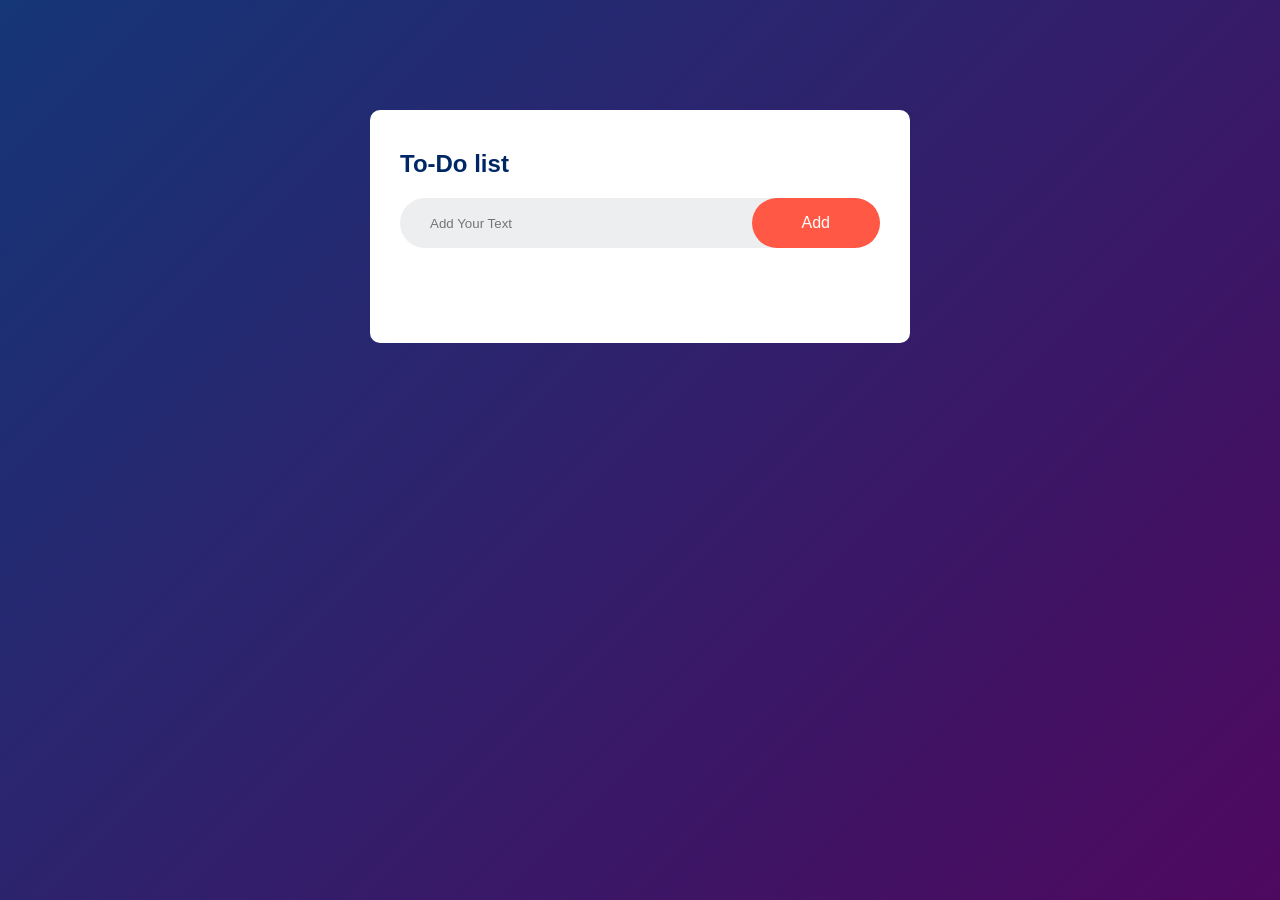
<file: JS Practice/ToDoList/index.html>
<!DOCTYPE html>
<html lang="en">
<head>
    <meta charset="UTF-8">
    <meta name="viewport" content="width=device-width, initial-scale=1.0">
    <title>To Do List</title>
    <link rel="stylesheet" href="style.css">
</head>
<body>
    <div class="container">
        <div class="todo-app">
            <h2>To-Do list</h2>
            <div class="row">
                <input type="text" id="input-box" placeholder="Add Your Text">
                <button onclick="addTask()">Add</button>
            </div>
            <ul id="list-container">
                <!-- <li class="checked">Task 1</li>
                <li>Task 2</li>
                <li>Task 3</li> -->
            </ul>
        </div>
    </div>
    <script src="script.js"></script>
</body>
</html>
</file>
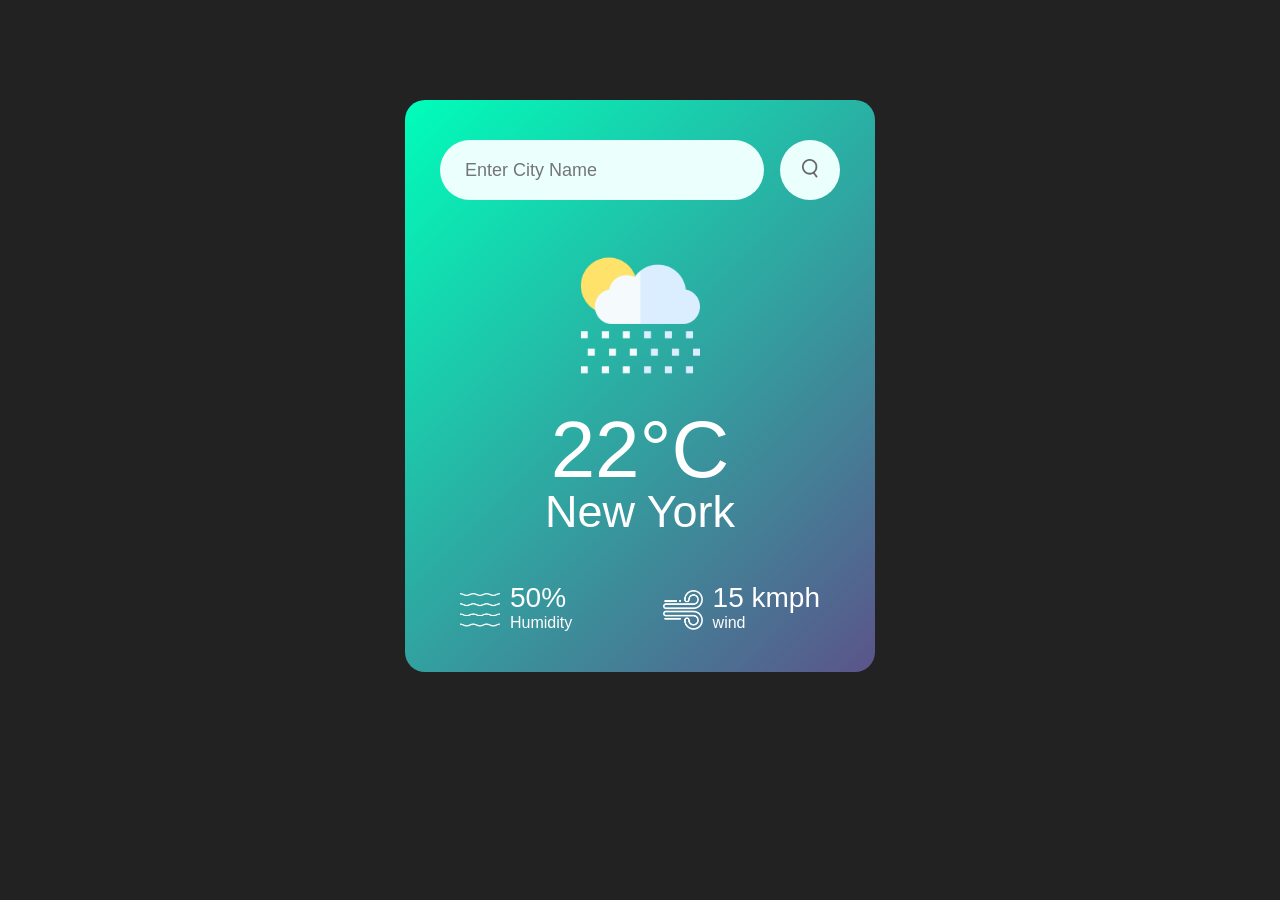
<file: JS Practice/WeatherProject/Index.html>
<!DOCTYPE html>
<html lang="en">
<head>
    <meta charset="UTF-8">
    <meta name="viewport" content="width=device-width, initial-scale=1.0">
    <title>Document</title>
    <link rel="stylesheet" href="style.css">
</head>
<body>

    <div class="card">
        <div class="search">
            <input type="text" placeholder="Enter City Name", spellcheck="false">
            <button><img src="images/search.png" alt="search"></button>
        </div>
        <div class="weather">
            <img src="images/rain.png" class="weather-icon">
            <h1 class="temp">22°C</h1>
            <h2 class="city">New York</h2>
            <div class="details">
                <div class="col">
                    <img src="images/humidity.png">
                    <div>
                        <p class="humidity">50%</p>
                        <p>Humidity</p>
                    </div>
                </div>
                <div class="col">
                    <img src="images/wind.png">
                    <div>
                        <p class="wind">15 kmph</p>
                        <p>wind</p>
                    </div>
                </div>
            </div>
        </div>
    </div>
      <!-- ✅ SCRIPT INSIDE SAME FILE -->
  <script>
    const apiKey = "af468f7ebaf446a0b0c90635261601";
    const apiUrl = "https://api.weatherapi.com/v1/current.json";

    const searchBox = document.querySelector(".search input");
    const searchBtn = document.querySelector(".search button");
    const weatherIcon = document.querySelector(".weather-icon");

    async function checkWeather(city) {
      try {
        const response = await fetch(
          apiUrl + "?key=" + apiKey + "&q=" + city + "&aqi=yes"
        );
        const data = await response.json();

        if (data.error) {
          alert("City not found ❌");
          return;
        }

        document.querySelector(".city").innerText = data.location.name;
        document.querySelector(".temp").innerText =
          Math.round(data.current.temp_c) + "°C";
        document.querySelector(".humidity").innerText =
          data.current.humidity + "%";
        document.querySelector(".wind").innerText =
          data.current.wind_kph + " km/h";

        weatherIcon.src = "https:" + data.current.condition.icon;

      } catch (error) {
        alert("Something went wrong ❌");
        console.error(error);
      }
    }

    searchBtn.addEventListener("click", () => {
      if (searchBox.value.trim()) {
        checkWeather(searchBox.value.trim());
      }
    });

    searchBox.addEventListener("keydown", (e) => {
      if (e.key === "Enter" && searchBox.value.trim()) {
        checkWeather(searchBox.value.trim());
      }
    });
  </script>

</body>
</html>
</file>
<file: JS Practice/ToDoList/style.css>
*{
    margin: 0;
    padding: 0;
    font-family: 'poppins', sans-serif;
    box-sizing: border-box;
}

.container {
    width: 100%;
    min-height: 100vh;
    background: linear-gradient(135deg, #153677, #4e085f);
    padding: 10px;
}

.todo-app{
    width: 100%;
    max-width: 540px;
    background: #fff;
    margin: 100px auto 20px;
    padding: 40px 30px 70px;
    border-radius: 10px;
}

.todo-app h2{
    color: #002765;
    display: flex;
    align-items: center;
    margin-bottom: 20px;
}

.row{
    display: flex;
    align-items: center;
    justify-content: space-between;
    background: #edeef0;
    border-radius: 30px;
    padding-left: 20px;
    margin-bottom: 25px;
}

input{
    flex: 1;
    border: none;
    outline: none;
    background: transparent;
    padding: 10px;
    font-weight: 14px;
}

button{
    border: none;
    outline: none;
    padding: 16px 50px;
    background: #ff5945;
    color: #fff;
    font-size: 16px;
    cursor: pointer;
    border-radius: 40px;
}

ul li {
    list-style: none;
    font-size: 17px;
    padding: 12px 8px 12px 50px;
    user-select: none;
    cursor: pointer;
    position: relative;
}

ul li::before{
    content: '';
    position: absolute;
    height: 28px;
    width: 28px;
    border-radius: 50%;
    background-image: url(images/unchecked.png);
    background-size: cover;
    background-position: center;
    top: 12px;
    left: 8px;
}

ul li.checked{
    color: #555;
    text-decoration: line-through;
}

ul li.checked::before{
    background-image: url(images/checked.png);
}

ul li span{
    position: absolute;
    right: 0;
    top: 5px;
    width: 40px;
    height: 40px;
    font-size: 22px;
    color: #555;
    line-height: 40px;
    text-align: center;
    border-radius: 50%;
}

ul li span:hover {
    background: #edeef0;
}
</file>
<file: JS Practice/WeatherProject/style.css>
*{
    margin: 0;
    padding: 0;
    font-family: 'Poppins',sans-serif;
    box-sizing: border-box;
}

body{
    background: #222;
}

.card{
    width: 90%;
    max-width: 470px;
    background: linear-gradient(135deg, #00feba, #5b548a);
    color: #fff;
    margin: 100px auto 0;
    border-radius: 20px;
    padding: 40px 35px;
    text-align: center;
}

.search{
    width: 100%;
    display: flex;
    align-items: center;
    justify-content: center;
}

.search input {
    border: 0;
    outline: 0;
    background: #ebfffc;
    color: #555;
    padding: 10px 25px;
    height: 60px;
    border-radius: 30px;
    flex: 1;
    margin-right: 16px;
    font-size: 18px;
}

.search button {
    border: 0;
    outline: 0;
    background: #ebfffc;
    border-radius: 50%;
    width: 60px;
    height: 60px;
    cursor: pointer;
}

.search button img {
    width: 16px;
}

.weather-icon{
    width: 170px;
    margin-top: 30px;
}

.weather h1{
    font-size: 80px;
    font-weight: 500;
}

.weather h2{
    font-size: 45px;
    font-weight: 400;
    margin-top: -10px;
}

.details {
    display: flex;
    align-items: center;
    justify-content: space-between;
    padding: 0 20px;
    margin-top: 50px;
}

.col {
    display: flex;
    align-items: center;
    text-align: left;
}

.col img {
    width: 40px;
    margin-right: 10px;
}

.humidity ,.wind {
    font-size: 28px;
    margin-top: -6px;
}
</file>
